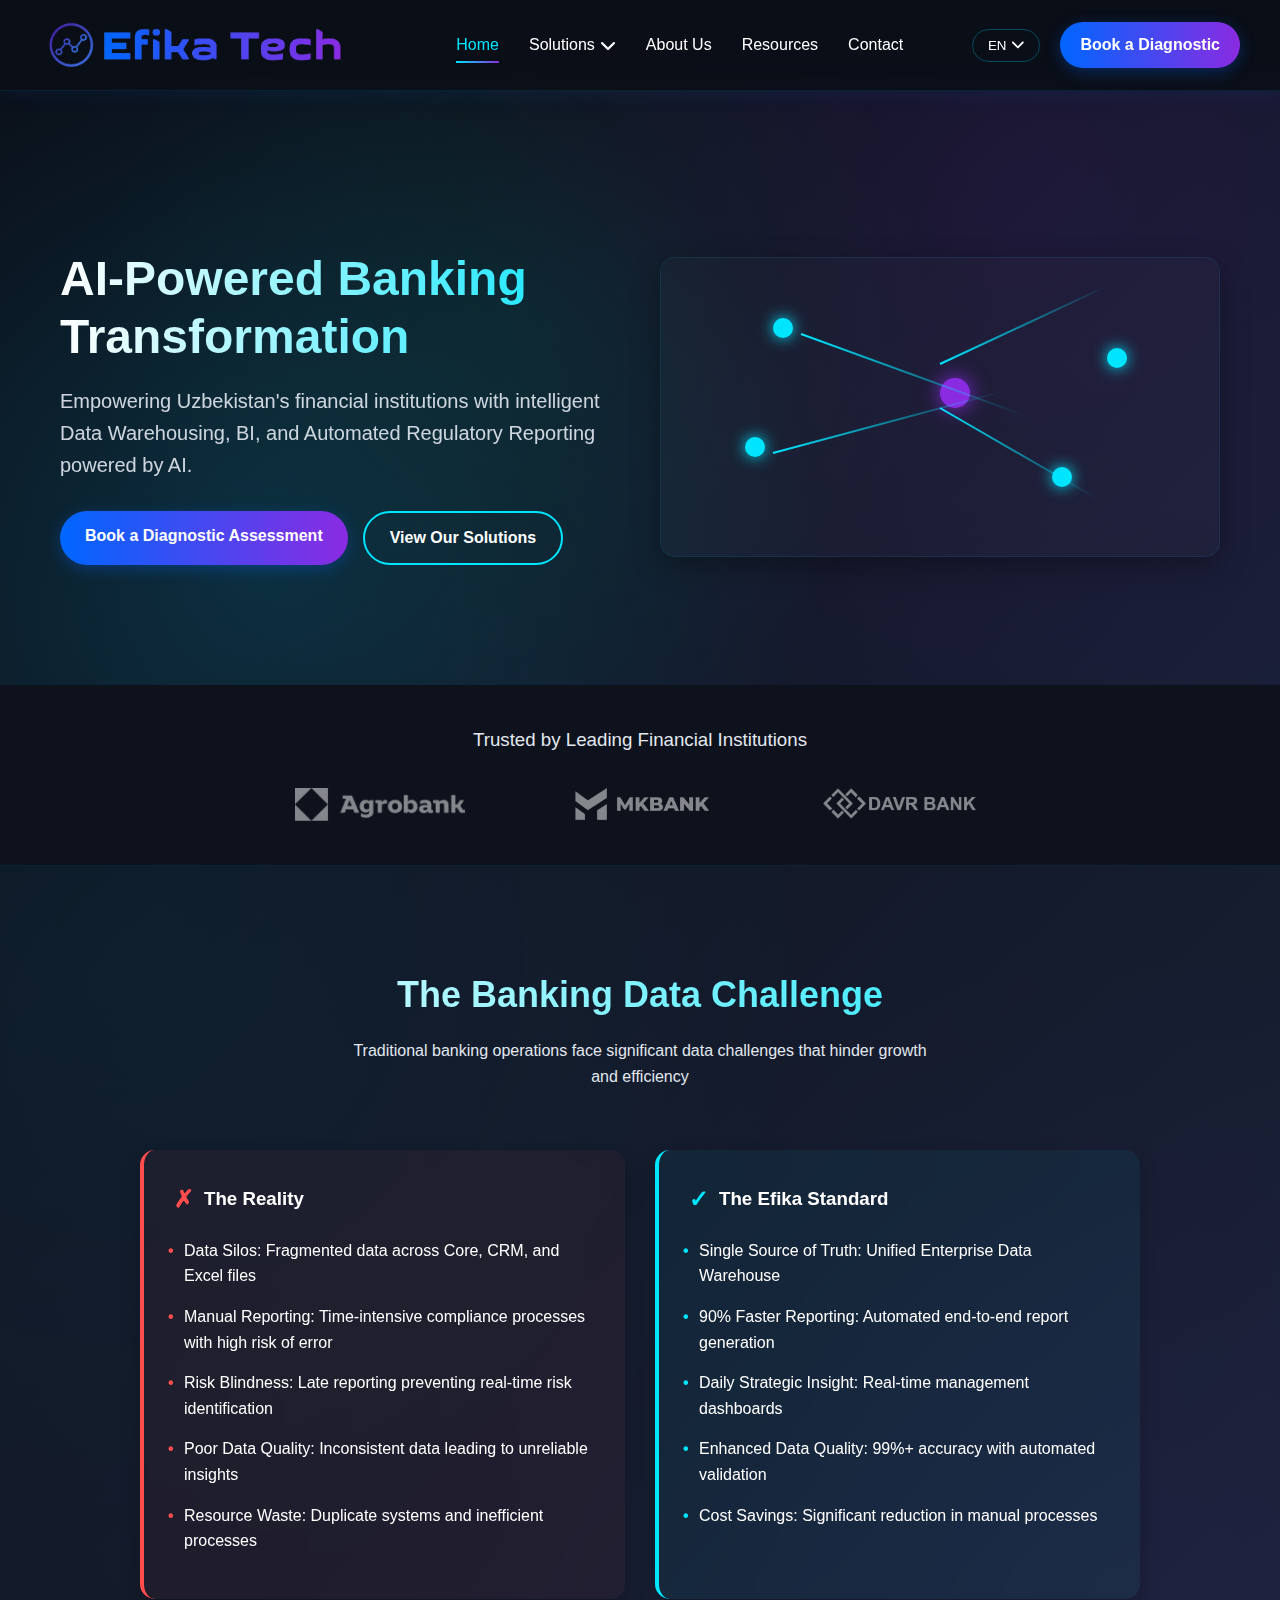
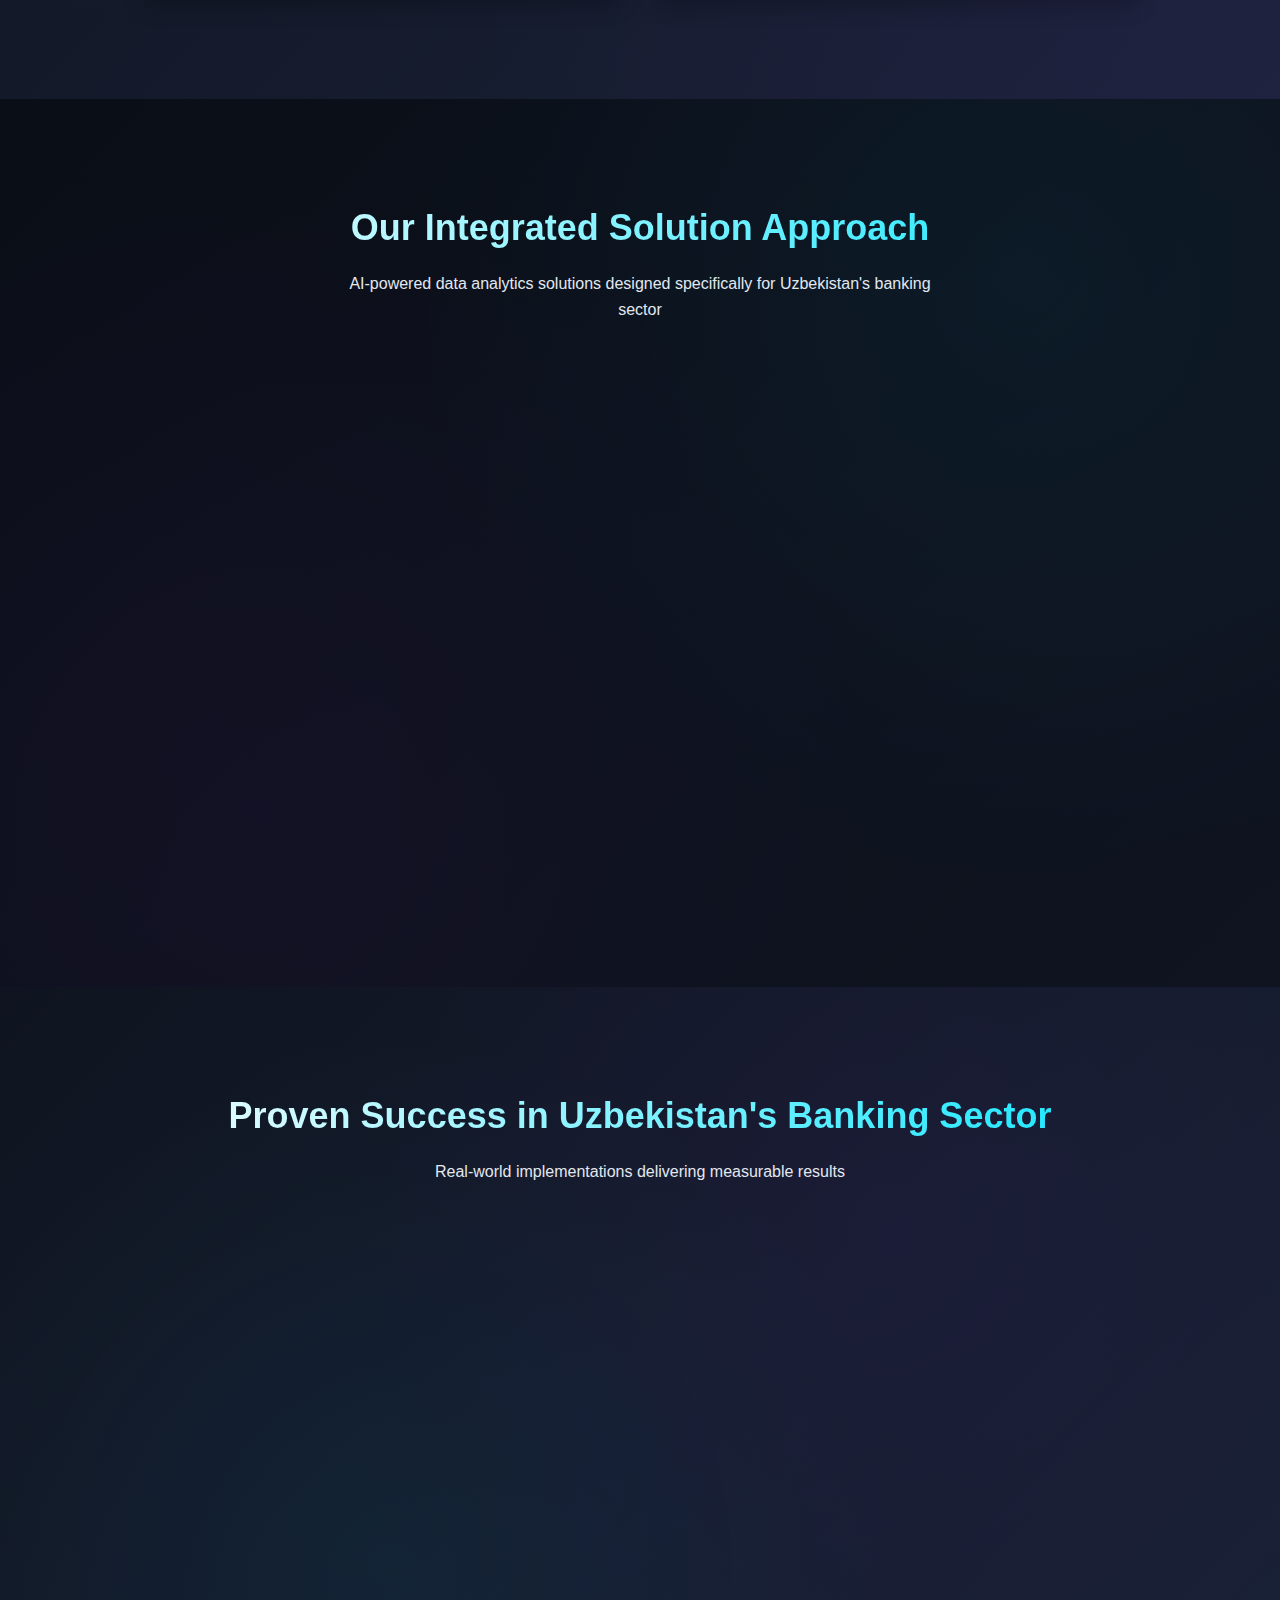
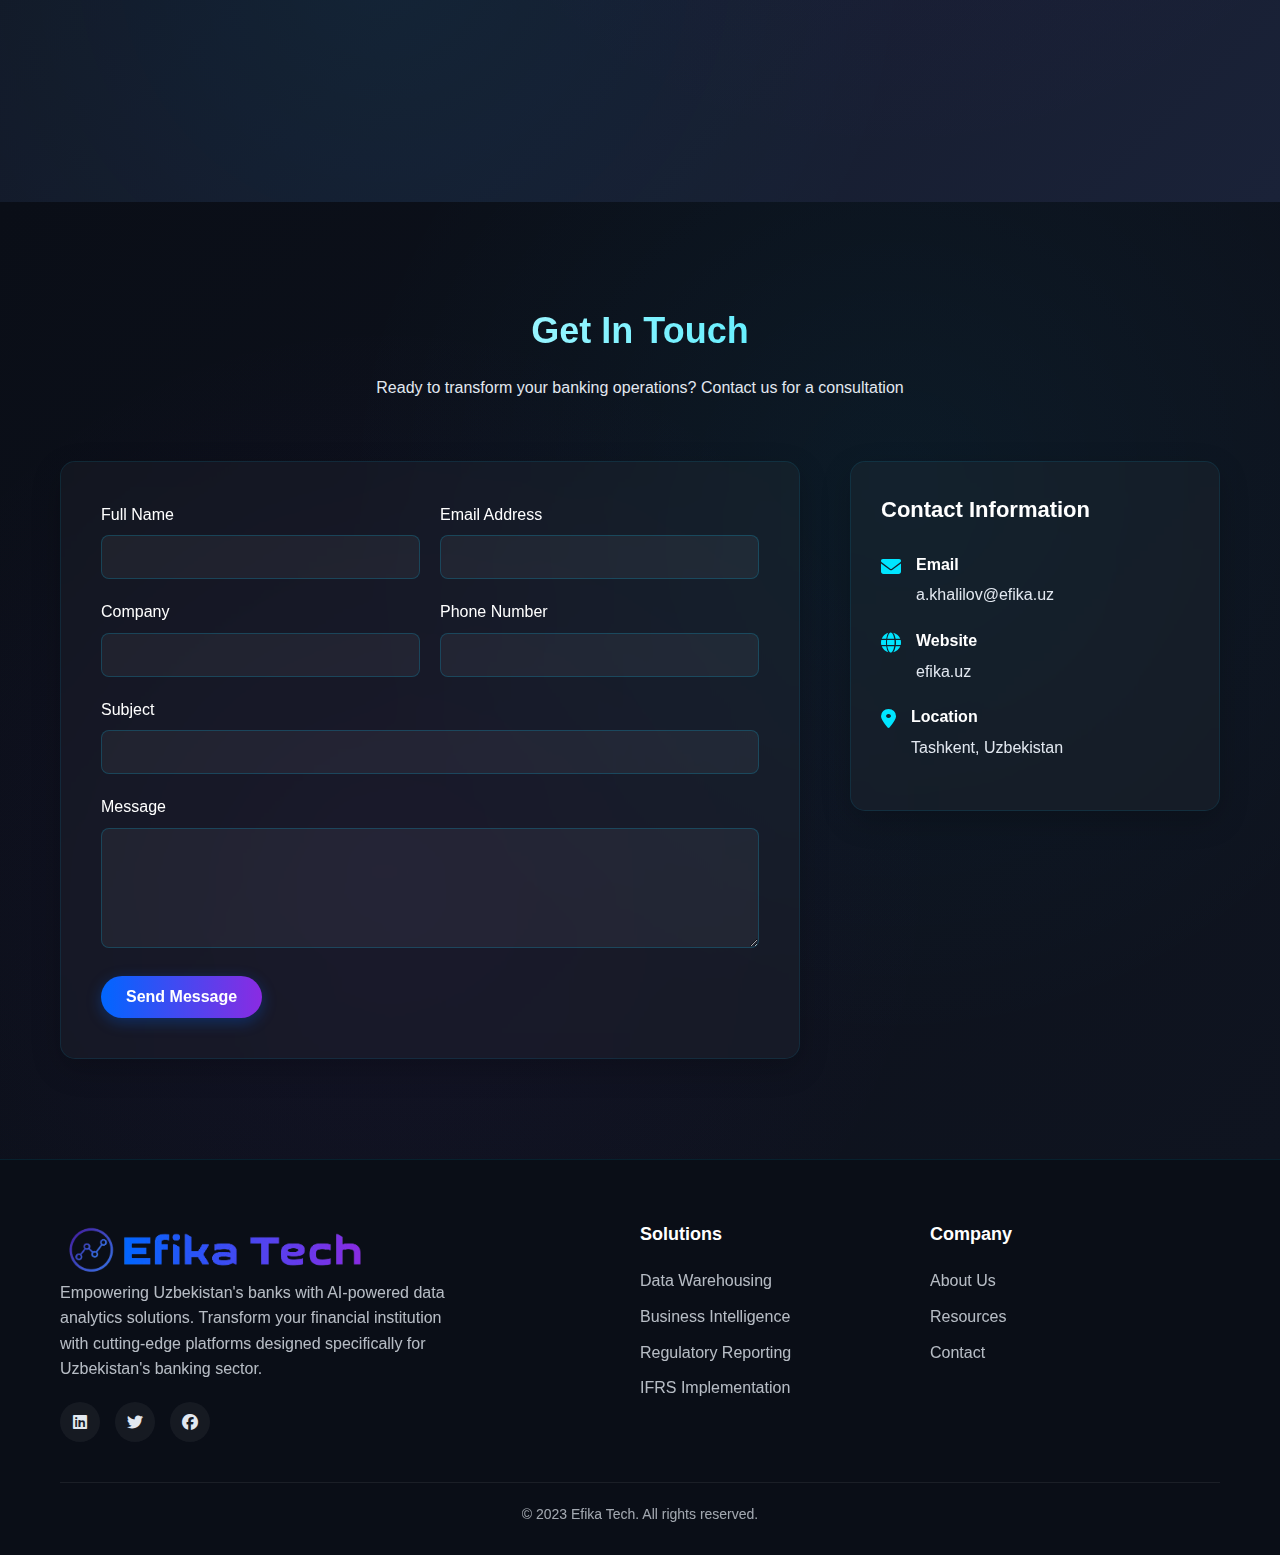
<file: index.html>
<!DOCTYPE html>
<html lang="en">
<head>
    <meta charset="UTF-8">
    <meta name="viewport" content="width=device-width, initial-scale=1.0">
    <title>Efika Tech | AI-Powered Banking Transformation</title>
    <link rel="stylesheet" href="style.css">
    <link rel="stylesheet" href="https://cdnjs.cloudflare.com/ajax/libs/font-awesome/6.4.0/css/all.min.css">
</head>
<body>
	<!-- Header -->
	<header>
		<div class="container header-container">
			<div class="logo">
				<img src="assets/images/logos/efika-logo-white.png" alt="Efika Tech" class="logo-img">
				<span></span>
			</div>
			<nav>
				<ul>
					<li><a href="index.html" class="active">Home</a></li>
					<li class="dropdown">
						<a href="#">Solutions <i class="fas fa-chevron-down"></i></a>
						<div class="dropdown-content">
							<a href="enterprise-data-infrastructure.html">Enterprise Data Infrastructure</a>
							<a href="business-intelligence.html">Business Intelligence & Analytics</a>
							<a href="regulatory-compliance.html">Regulatory & Compliance</a>
						</div>
					</li>
					<li><a href="about.html">About Us</a></li>
					<li><a href="resources.html">Resources</a></li>
					<li><a href="contact.html">Contact</a></li>
				</ul>
			</nav>
			<div class="header-right">
				<div class="language-switcher">
					<button class="lang-btn">EN <i class="fas fa-chevron-down"></i></button>
					<div class="lang-dropdown">
						<a href="#" data-lang="en">English</a>
						<a href="#" data-lang="ru">Русский</a>
						<a href="#" data-lang="uz">O'zbek</a>
					</div>
				</div>
				<a href="contact.html" class="cta-button">Book a Diagnostic</a>
			</div>
		</div>
	</header>

    <!-- Hero Section -->
    <section class="hero">
        <div class="container hero-content">
            <div class="hero-text">
                <h1>AI-Powered Banking Transformation</h1>
                <p>Empowering Uzbekistan's financial institutions with intelligent Data Warehousing, BI, and Automated Regulatory Reporting powered by AI.</p>
                <div class="hero-buttons">
                    <a href="contact.html" class="btn-primary">Book a Diagnostic Assessment</a>
                    <a href="#solutions" class="btn-secondary">View Our Solutions</a>
                </div>
            </div>
            <div class="hero-visual">
                <div class="ai-network">
                    <div class="node"></div>
                    <div class="node"></div>
                    <div class="node"></div>
                    <div class="node"></div>
                    <div class="node"></div>
                </div>
            </div>
        </div>
    </section>

    <!-- Trust Bar -->
    <section class="trust-bar">
        <div class="container">
            <h3>Trusted by Leading Financial Institutions</h3>
            
			<div class="client-logos">
				<div class="client-logo">
				<img src="assets/images/logos/agrobank-logo.png" alt="Agrobank">
				</div>
				<div class="client-logo">
				<img src="assets/images/logos/mbank-logo.png" alt="MKBANK">
				</div>
				<div class="client-logo">
				<img src="assets/images/logos/davrbank-logo.png" alt="DAVR BANK">
				</div>
			</div>
						
        </div>
    </section>

    <!-- Problem vs Solution -->
    <section class="problem-solution">
        <div class="container">
            <div class="section-title">
                <h2>The Banking Data Challenge</h2>
                <p>Traditional banking operations face significant data challenges that hinder growth and efficiency</p>
            </div>
            <div class="comparison-container">
                <div class="problem-side">
                    <h3>The Reality</h3>
                    <ul class="problem-list">
                        <li>Data Silos: Fragmented data across Core, CRM, and Excel files</li>
                        <li>Manual Reporting: Time-intensive compliance processes with high risk of error</li>
                        <li>Risk Blindness: Late reporting preventing real-time risk identification</li>
                        <li>Poor Data Quality: Inconsistent data leading to unreliable insights</li>
                        <li>Resource Waste: Duplicate systems and inefficient processes</li>
                    </ul>
                </div>
                <div class="solution-side">
                    <h3>The Efika Standard</h3>
                    <ul class="solution-list">
                        <li>Single Source of Truth: Unified Enterprise Data Warehouse</li>
                        <li>90% Faster Reporting: Automated end-to-end report generation</li>
                        <li>Daily Strategic Insight: Real-time management dashboards</li>
                        <li>Enhanced Data Quality: 99%+ accuracy with automated validation</li>
                        <li>Cost Savings: Significant reduction in manual processes</li>
                    </ul>
                </div>
            </div>
        </div>
    </section>

    <!-- Solutions -->
    <section class="solutions" id="solutions">
        <div class="container">
            <div class="section-title">
                <h2>Our Integrated Solution Approach</h2>
                <p>AI-powered data analytics solutions designed specifically for Uzbekistan's banking sector</p>
            </div>
            <div class="solutions-grid">
                <div class="solution-card">
                    <div class="solution-icon"><i class="fas fa-database"></i></div>
                    <h3>Enterprise Data Infrastructure</h3>
                    <p>Centralize and unify your banking data with robust data warehousing and management solutions</p>
                    <ul class="solution-features">
                        <li>Enterprise Data Warehouse</li>
                        <li>Master Data Management</li>
                        <li>Intelligent Integration</li>
                        <li>Data Quality Management</li>
                    </ul>
                    <a href="enterprise-data-infrastructure.html" class="card-link">Learn More <i class="fas fa-arrow-right"></i></a>
                </div>
                <div class="solution-card">
                    <div class="solution-icon"><i class="fas fa-chart-line"></i></div>
                    <h3>Business Intelligence & Analytics</h3>
                    <p>Transform data into actionable insights with powerful visualization and analytics platforms</p>
                    <ul class="solution-features">
                        <li>Executive Dashboards</li>
                        <li>Mobile BI Applications</li>
                        <li>Self-Service Analytics</li>
                        <li>Predictive Analytics</li>
                    </ul>
                    <a href="business-intelligence.html" class="card-link">Learn More <i class="fas fa-arrow-right"></i></a>
                </div>
                <div class="solution-card">
                    <div class="solution-icon"><i class="fas fa-shield-alt"></i></div>
                    <h3>Regulatory & Financial Compliance</h3>
                    <p>Automate compliance processes and ensure adherence to international standards</p>
                    <ul class="solution-features">
                        <li>Automated Regulatory Reporting</li>
                        <li>IFRS Implementation</li>
                        <li>Treasury & ALM Solutions</li>
                        <li>Risk Management Frameworks</li>
                    </ul>
                    <a href="regulatory-compliance.html" class="card-link">Learn More <i class="fas fa-arrow-right"></i></a>
                </div>
            </div>
        </div>
    </section>

    <!-- Case Studies -->
    <section class="case-studies">
        <div class="container">
            <div class="section-title">
                <h2>Proven Success in Uzbekistan's Banking Sector</h2>
                <p>Real-world implementations delivering measurable results</p>
            </div>
            <div class="case-studies-grid">
                <div class="case-study-card">
                    <div class="case-study-header">
                        <h3>MKB (Microkreditbank)</h3>
                    </div>
                    <div class="case-study-content">
                        <div class="case-study-point">
                            <h4>Challenge</h4>
                            <p>Needed complete digital transformation with integrated data solutions</p>
                        </div>
                        <div class="case-study-point">
                            <h4>Solution</h4>
                            <p>End-to-end Data Warehouse, BI Platform, and Credit Monitoring System</p>
                        </div>
                        <div class="case-study-point">
                            <h4>Result</h4>
                            <p>Automated regulatory reporting available on the 1st day of the month</p>
                        </div>
                    </div>
                </div>
                <div class="case-study-card">
                    <div class="case-study-header">
                        <h3>Davr Bank</h3>
                    </div>
                    <div class="case-study-content">
                        <div class="case-study-point">
                            <h4>Challenge</h4>
                            <p>Required scalable infrastructure to support ambitious growth plans</p>
                        </div>
                        <div class="case-study-point">
                            <h4>Solution</h4>
                            <p>Scalable Data Warehouse, Management BI Tools, and Regulatory Automation</p>
                        </div>
                        <div class="case-study-point">
                            <h4>Result</h4>
                            <p>Daily up-to-date management dashboards and segment-level profitability analysis</p>
                        </div>
                    </div>
                </div>
                <div class="case-study-card">
                    <div class="case-study-header">
                        <h3>Agrobank</h3>
                    </div>
                    <div class="case-study-content">
                        <div class="case-study-point">
                            <h4>Challenge</h4>
                            <p>Transitioning to international financial reporting standards (IFRS)</p>
                        </div>
                        <div class="case-study-point">
                            <h4>Solution</h4>
                            <p>IFRS reporting capacity building and methodology implementation</p>
                        </div>
                        <div class="case-study-point">
                            <h4>Result</h4>
                            <p>Fully capable IFRS reporting team and enhanced transparency</p>
                        </div>
                    </div>
                </div>
            </div>
        </div>
    </section>

    <!-- Contact Form Section -->
    <section class="contact-form-section">
        <div class="container">
            <div class="section-title">
                <h2>Get In Touch</h2>
                <p>Ready to transform your banking operations? Contact us for a consultation</p>
            </div>
            <div class="contact-form-container">
                <form id="contactForm" class="contact-form">
                    <div class="form-row">
                        <div class="form-group">
                            <label for="name">Full Name</label>
                            <input type="text" id="name" name="name" required>
                        </div>
                        <div class="form-group">
                            <label for="email">Email Address</label>
                            <input type="email" id="email" name="email" required>
                        </div>
                    </div>
                    <div class="form-row">
                        <div class="form-group">
                            <label for="company">Company</label>
                            <input type="text" id="company" name="company" required>
                        </div>
                        <div class="form-group">
                            <label for="phone">Phone Number</label>
                            <input type="tel" id="phone" name="phone">
                        </div>
                    </div>
                    <div class="form-group">
                        <label for="subject">Subject</label>
                        <input type="text" id="subject" name="subject" required>
                    </div>
                    <div class="form-group">
                        <label for="message">Message</label>
                        <textarea id="message" name="message" rows="5" required></textarea>
                    </div>
                    <button type="submit" class="btn-primary">Send Message</button>
                </form>
                <div class="contact-info">
                    <h3>Contact Information</h3>
                    <div class="contact-item">
                        <i class="fas fa-envelope"></i>
                        <div>
                            <h4>Email</h4>
                            <p>a.khalilov@efika.uz</p>
                        </div>
                    </div>
                    <div class="contact-item">
                        <i class="fas fa-globe"></i>
                        <div>
                            <h4>Website</h4>
                            <p>efika.uz</p>
                        </div>
                    </div>
                    <div class="contact-item">
                        <i class="fas fa-map-marker-alt"></i>
                        <div>
                            <h4>Location</h4>
                            <p>Tashkent, Uzbekistan</p>
                        </div>
                    </div>
                </div>
            </div>
        </div>
    </section>

    <!-- Footer -->
    <footer>
        <div class="container">
            <div class="footer-content">
                <div class="footer-info">
                    <div class="logo">
						<img src="assets/images/logos/efika-logo-white.png" alt="Efika Tech" class="logo-img">
						<span></span>
					</div>
					<!--<div class="footer-logo">
					<i class="fas fa-robot"></i>Efika<span>Tech</span></div> -->
                    <p>Empowering Uzbekistan's banks with AI-powered data analytics solutions. Transform your financial institution with cutting-edge platforms designed specifically for Uzbekistan's banking sector.</p>
                    <div class="social-links">
                        <a href="#"><i class="fab fa-linkedin"></i></a>
                        <a href="#"><i class="fab fa-twitter"></i></a>
                        <a href="#"><i class="fab fa-facebook"></i></a>
                    </div>
                </div>
                <div class="footer-links">
                    <h4>Solutions</h4>
                    <ul>
                        <li><a href="enterprise-data-infrastructure.html">Data Warehousing</a></li>
                        <li><a href="business-intelligence.html">Business Intelligence</a></li>
                        <li><a href="regulatory-compliance.html">Regulatory Reporting</a></li>
                        <li><a href="regulatory-compliance.html">IFRS Implementation</a></li>
                    </ul>
                </div>
                <div class="footer-links">
                    <h4>Company</h4>
                    <ul>
                        <li><a href="about.html">About Us</a></li>
                        <li><a href="resources.html">Resources</a></li>
                        <li><a href="contact.html">Contact</a></li>
                    </ul>
                </div>
            </div>
            <div class="footer-bottom">
                <p>&copy; 2023 Efika Tech. All rights reserved.</p>
            </div>
        </div>
    </footer>

    <script src="script.js"></script>
</body>
</html>
</file>
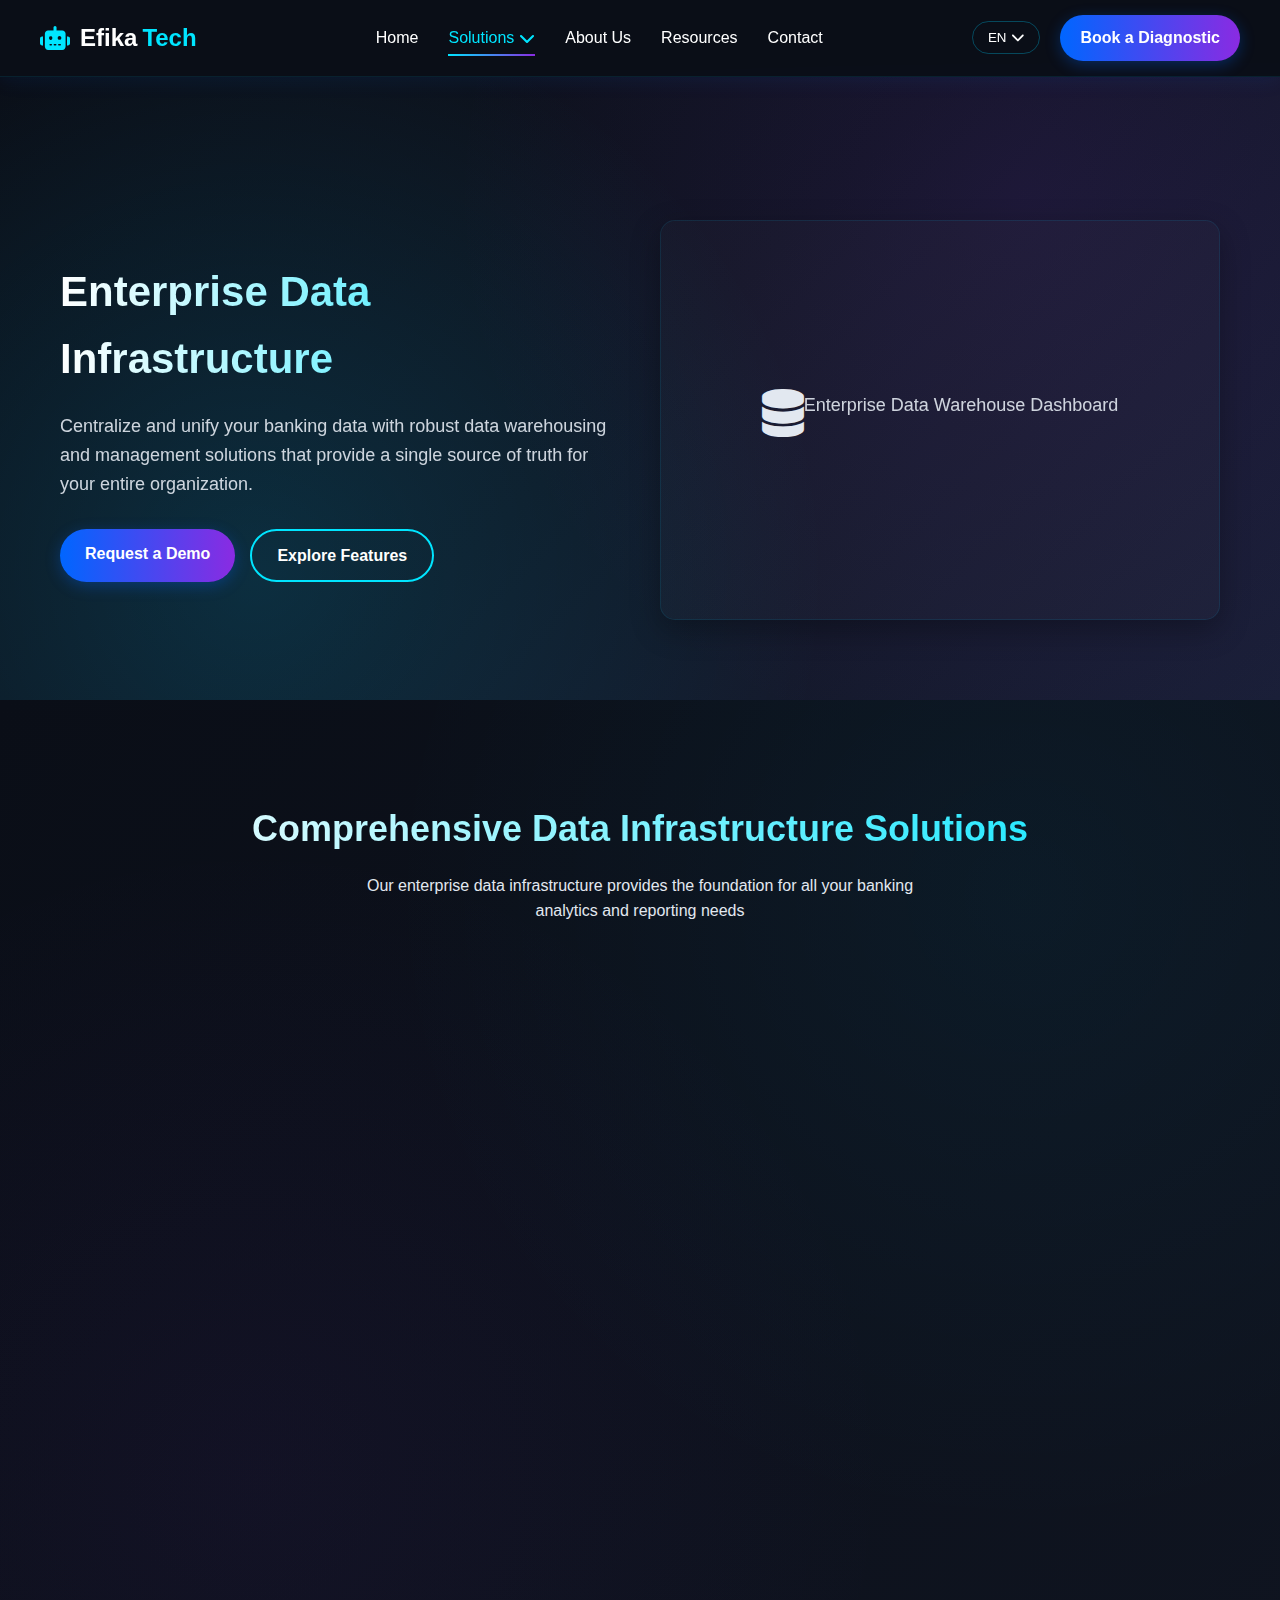
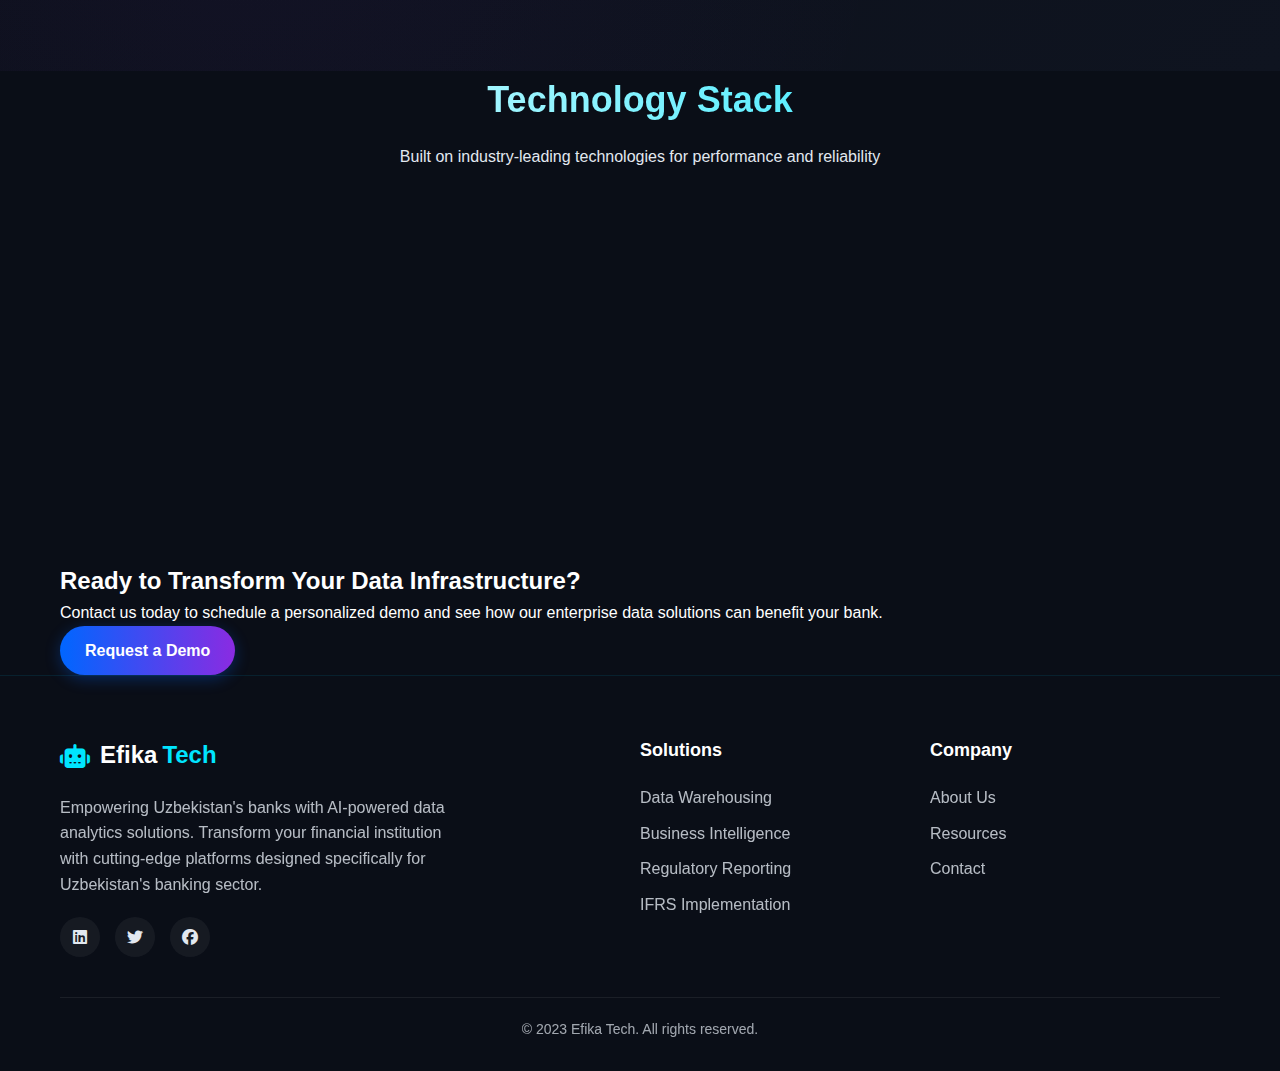
<file: enterprise-data-infrastructure.html>
<!DOCTYPE html>
<html lang="en">
<head>
    <meta charset="UTF-8">
    <meta name="viewport" content="width=device-width, initial-scale=1.0">
    <title>Enterprise Data Infrastructure | Efika Tech</title>
    <link rel="stylesheet" href="style.css">
    <link rel="stylesheet" href="https://cdnjs.cloudflare.com/ajax/libs/font-awesome/6.4.0/css/all.min.css">
</head>
<body>
    <!-- Header -->
    <header>
        <div class="container header-container">
            <div class="logo"><i class="fas fa-robot"></i>Efika<span>Tech</span></div>
            <nav>
                <ul>
                    <li><a href="index.html">Home</a></li>
                    <li class="dropdown">
                        <a href="#" class="active">Solutions <i class="fas fa-chevron-down"></i></a>
                        <div class="dropdown-content">
                            <a href="enterprise-data-infrastructure.html" class="active">Enterprise Data Infrastructure</a>
                            <a href="business-intelligence.html">Business Intelligence & Analytics</a>
                            <a href="regulatory-compliance.html">Regulatory & Compliance</a>
                        </div>
                    </li>
                    <li><a href="about.html">About Us</a></li>
                    <li><a href="resources.html">Resources</a></li>
                    <li><a href="contact.html">Contact</a></li>
                </ul>
            </nav>
            <div class="header-right">
                <div class="language-switcher">
                    <button class="lang-btn">EN <i class="fas fa-chevron-down"></i></button>
                    <div class="lang-dropdown">
                        <a href="#" data-lang="en">English</a>
                        <a href="#" data-lang="ru">Русский</a>
                        <a href="#" data-lang="uz">O'zbek</a>
                    </div>
                </div>
                <a href="contact.html" class="cta-button">Book a Diagnostic</a>
            </div>
        </div>
    </header>

    <!-- Product Hero -->
    <section class="product-hero">
        <div class="container product-hero-content">
            <div class="product-hero-text">
                <h1>Enterprise Data Infrastructure</h1>
                <p>Centralize and unify your banking data with robust data warehousing and management solutions that provide a single source of truth for your entire organization.</p>
                <div class="hero-buttons">
                    <a href="contact.html" class="btn-primary">Request a Demo</a>
                    <a href="#features" class="btn-secondary">Explore Features</a>
                </div>
            </div>
            <div class="product-hero-visual">
                <div class="product-screenshot">
                    <i class="fas fa-database" style="font-size: 48px; margin-bottom: 15px;"></i>
                    <p>Enterprise Data Warehouse Dashboard</p>
                </div>
            </div>
        </div>
    </section>

    <!-- Features Section -->
    <section class="solutions" id="features">
        <div class="container">
            <div class="section-title">
                <h2>Comprehensive Data Infrastructure Solutions</h2>
                <p>Our enterprise data infrastructure provides the foundation for all your banking analytics and reporting needs</p>
            </div>
            <div class="features-grid">
                <div class="feature-card">
                    <div class="feature-icon"><i class="fas fa-server"></i></div>
                    <h3>Enterprise Data Warehouse</h3>
                    <p>Centralize data from all your banking systems into a unified, scalable data warehouse with high-performance query capabilities.</p>
                </div>
                <div class="feature-card">
                    <div class="feature-icon"><i class="fas fa-cogs"></i></div>
                    <h3>Master Data Management</h3>
                    <p>Ensure data consistency and accuracy across all systems with our Excel-native MDM tools that work within familiar environments.</p>
                </div>
                <div class="feature-card">
                    <div class="feature-icon"><i class="fas fa-sync-alt"></i></div>
                    <h3>Intelligent Integration</h3>
                    <p>Automate ETL processes using SSIS and Python for robust data transformation and seamless system integration.</p>
                </div>
                <div class="feature-card">
                    <div class="feature-icon"><i class="fas fa-check-circle"></i></div>
                    <h3>Data Quality Management</h3>
                    <p>Maintain 99%+ data accuracy with automated validation, cleansing, and enrichment processes.</p>
                </div>
                <div class="feature-card">
                    <div class="feature-icon"><i class="fas fa-shield-alt"></i></div>
                    <h3>Security & Governance</h3>
                    <p>Implement enterprise-grade security with granular permissions and comprehensive data governance frameworks.</p>
                </div>
                <div class="feature-card">
                    <div class="feature-icon"><i class="fas fa-expand-arrows-alt"></i></div>
                    <h3>Scalable Architecture</h3>
                    <p>Grow your data infrastructure alongside your business with our modular, scalable architecture designed for banking needs.</p>
                </div>
            </div>
        </div>
    </section>

    <!-- Technology Stack -->
    <section class="tech-stack">
        <div class="container">
            <div class="section-title">
                <h2>Technology Stack</h2>
                <p>Built on industry-leading technologies for performance and reliability</p>
            </div>
            <div class="tech-categories">
                <div class="tech-category">
                    <h4>Databases</h4>
                    <div class="tech-icons">
                        <div class="tech-icon">MS SQL</div>
                        <div class="tech-icon">Oracle</div>
                        <div class="tech-icon">PostgreSQL</div>
                    </div>
                </div>
                <div class="tech-category">
                    <h4>ETL & Scripting</h4>
                    <div class="tech-icons">
                        <div class="tech-icon">Python</div>
                        <div class="tech-icon">C#/.NET</div>
                        <div class="tech-icon">Airflow</div>
                        <div class="tech-icon">SSIS</div>
                    </div>
                </div>
                <div class="tech-category">
                    <h4>Integration</h4>
                    <div class="tech-icons">
                        <div class="tech-icon">REST API</div>
                        <div class="tech-icon">SOAP</div>
                        <div class="tech-icon">Kafka</div>
                    </div>
                </div>
            </div>
        </div>
    </section>

    <!-- CTA Section -->
    <section class="cta-section">
        <div class="container">
            <h2>Ready to Transform Your Data Infrastructure?</h2>
            <p>Contact us today to schedule a personalized demo and see how our enterprise data solutions can benefit your bank.</p>
            <a href="contact.html" class="btn-primary">Request a Demo</a>
        </div>
    </section>

    <!-- Footer -->
    <footer>
        <div class="container">
            <div class="footer-content">
                <div class="footer-info">
                    <div class="footer-logo"><i class="fas fa-robot"></i>Efika<span>Tech</span></div>
                    <p>Empowering Uzbekistan's banks with AI-powered data analytics solutions. Transform your financial institution with cutting-edge platforms designed specifically for Uzbekistan's banking sector.</p>
                    <div class="social-links">
                        <a href="#"><i class="fab fa-linkedin"></i></a>
                        <a href="#"><i class="fab fa-twitter"></i></a>
                        <a href="#"><i class="fab fa-facebook"></i></a>
                    </div>
                </div>
                <div class="footer-links">
                    <h4>Solutions</h4>
                    <ul>
                        <li><a href="enterprise-data-infrastructure.html">Data Warehousing</a></li>
                        <li><a href="business-intelligence.html">Business Intelligence</a></li>
                        <li><a href="regulatory-compliance.html">Regulatory Reporting</a></li>
                        <li><a href="regulatory-compliance.html">IFRS Implementation</a></li>
                    </ul>
                </div>
                <div class="footer-links">
                    <h4>Company</h4>
                    <ul>
                        <li><a href="about.html">About Us</a></li>
                        <li><a href="resources.html">Resources</a></li>
                        <li><a href="contact.html">Contact</a></li>
                    </ul>
                </div>
            </div>
            <div class="footer-bottom">
                <p>&copy; 2023 Efika Tech. All rights reserved.</p>
            </div>
        </div>
    </footer>

    <script src="script.js"></script>
</body>
</html>
</file>
<file: style.css>
:root {
    --deep-space: #0a0e17;
    --space-blue: #0f1420;
    --electric-blue: #0066ff;
    --neon-blue: #00ccff;
    --neon-purple: #8a2be2;
    --ai-teal: #00e5ff;
    --cyber-green: #00ffab;
    --light-gray: #f0f4f8;
    --mid-gray: #e2e8f0;
    --dark-text: #1a202c;
    --white: #ffffff;
    --card-bg: rgba(255, 255, 255, 0.05);
}

* {
    margin: 0;
    padding: 0;
    box-sizing: border-box;
    font-family: 'Segoe UI', Tahoma, Geneva, Verdana, sans-serif;
}

body {
    color: var(--white);
    line-height: 1.6;
    overflow-x: hidden;
    background-color: var(--deep-space);
}

.container {
    width: 100%;
    max-width: 1200px;
    margin: 0 auto;
    padding: 0 20px;
}

/* Header & Navigation */
header {
    background-color: rgba(10, 14, 23, 0.9);
    backdrop-filter: blur(10px);
    box-shadow: 0 2px 20px rgba(0, 102, 255, 0.1);
    position: fixed;
    width: 100%;
    top: 0;
    z-index: 1000;
    transition: all 0.3s ease;
    border-bottom: 1px solid rgba(0, 204, 255, 0.1);
}

.header-container {
    display: flex;
    justify-content: space-between;
    align-items: center;
    padding: 15px 0;
}

.logo {
    font-size: 24px;
    font-weight: 700;
    color: var(--white);
    display: flex;
    align-items: center;
}

.logo span {
    color: var(--ai-teal);
    margin-left: 5px;
}

.logo i {
    margin-right: 10px;
    color: var(--ai-teal);
}

.header-right {
    display: flex;
    align-items: center;
    gap: 20px;
}

nav ul {
    display: flex;
    list-style: none;
}

nav ul li {
    margin-left: 30px;
    position: relative;
}

nav ul li a {
    text-decoration: none;
    color: var(--white);
    font-weight: 500;
    transition: color 0.3s;
    position: relative;
    display: flex;
    align-items: center;
    gap: 5px;
}

nav ul li a.active {
    color: var(--ai-teal);
}

nav ul li a:hover {
    color: var(--ai-teal);
}

nav ul li a:after {
    content: '';
    position: absolute;
    width: 0;
    height: 2px;
    bottom: -5px;
    left: 0;
    background: linear-gradient(90deg, var(--ai-teal), var(--neon-purple));
    transition: width 0.3s;
}

nav ul li a:hover:after, nav ul li a.active:after {
    width: 100%;
}

/* Dropdown Menu */
.dropdown {
    position: relative;
}

.dropdown-content {
    display: none;
    position: absolute;
    top: 100%;
    left: 0;
    background: rgba(15, 20, 32, 0.95);
    backdrop-filter: blur(10px);
    min-width: 250px;
    border-radius: 10px;
    box-shadow: 0 10px 30px rgba(0, 0, 0, 0.3);
    border: 1px solid rgba(0, 204, 255, 0.1);
    z-index: 1000;
    overflow: hidden;
}

.dropdown-content a {
    display: block;
    padding: 12px 20px;
    color: var(--mid-gray);
    text-decoration: none;
    transition: all 0.3s;
    border-bottom: 1px solid rgba(0, 204, 255, 0.05);
}

.dropdown-content a:last-child {
    border-bottom: none;
}

.dropdown-content a:hover {
    background: rgba(0, 229, 255, 0.1);
    color: var(--ai-teal);
    padding-left: 25px;
}

.dropdown:hover .dropdown-content {
    display: block;
}

/* Language Switcher */
.language-switcher {
    position: relative;
}

.lang-btn {
    background: transparent;
    color: var(--white);
    border: 1px solid rgba(0, 204, 255, 0.3);
    border-radius: 20px;
    padding: 8px 15px;
    cursor: pointer;
    display: flex;
    align-items: center;
    gap: 5px;
    transition: all 0.3s;
}

.lang-btn:hover {
    background: rgba(0, 229, 255, 0.1);
    border-color: var(--ai-teal);
}

.lang-dropdown {
    display: none;
    position: absolute;
    top: 100%;
    right: 0;
    background: rgba(15, 20, 32, 0.95);
    backdrop-filter: blur(10px);
    min-width: 150px;
    border-radius: 10px;
    box-shadow: 0 10px 30px rgba(0, 0, 0, 0.3);
    border: 1px solid rgba(0, 204, 255, 0.1);
    z-index: 1000;
    overflow: hidden;
}

.lang-dropdown a {
    display: block;
    padding: 10px 15px;
    color: var(--mid-gray);
    text-decoration: none;
    transition: all 0.3s;
    border-bottom: 1px solid rgba(0, 204, 255, 0.05);
}

.lang-dropdown a:last-child {
    border-bottom: none;
}

.lang-dropdown a:hover {
    background: rgba(0, 229, 255, 0.1);
    color: var(--ai-teal);
}

.language-switcher:hover .lang-dropdown {
    display: block;
}

.cta-button {
    background: linear-gradient(90deg, var(--electric-blue), var(--neon-purple));
    color: white;
    padding: 10px 20px;
    border-radius: 30px;
    text-decoration: none;
    font-weight: 600;
    transition: all 0.3s;
    box-shadow: 0 4px 15px rgba(0, 102, 255, 0.3);
}

.cta-button:hover {
    transform: translateY(-2px);
    box-shadow: 0 6px 20px rgba(0, 102, 255, 0.4);
}

/* Hero Section */
.hero {
    background: linear-gradient(135deg, var(--deep-space) 0%, var(--space-blue) 50%, #1a1f38 100%);
    color: white;
    padding: 180px 0 120px;
    margin-top: 70px;
    position: relative;
    overflow: hidden;
}

.hero:before {
    content: '';
    position: absolute;
    top: 0;
    left: 0;
    width: 100%;
    height: 100%;
    background: 
        radial-gradient(circle at 20% 80%, rgba(0, 204, 255, 0.15) 0%, transparent 50%),
        radial-gradient(circle at 80% 20%, rgba(138, 43, 226, 0.1) 0%, transparent 50%),
        radial-gradient(circle at 40% 40%, rgba(0, 255, 171, 0.05) 0%, transparent 50%);
    z-index: 0;
}

.hero-content {
    display: flex;
    align-items: center;
    justify-content: space-between;
    position: relative;
    z-index: 1;
}

.hero-text {
    flex: 1;
    padding-right: 40px;
}

.hero h1 {
    font-size: 48px;
    margin-bottom: 20px;
    line-height: 1.2;
    background: linear-gradient(90deg, var(--white), var(--ai-teal));
    -webkit-background-clip: text;
    -webkit-text-fill-color: transparent;
}

.hero p {
    font-size: 20px;
    margin-bottom: 30px;
    opacity: 0.9;
    color: var(--mid-gray);
}

.hero-buttons {
    display: flex;
    gap: 15px;
}

.btn-primary {
    background: linear-gradient(90deg, var(--electric-blue), var(--neon-purple));
    color: white;
    padding: 12px 25px;
    border-radius: 30px;
    text-decoration: none;
    font-weight: 600;
    transition: all 0.3s;
    box-shadow: 0 4px 15px rgba(0, 102, 255, 0.3);
    display: inline-block;
    border: none;
    cursor: pointer;
    font-size: 16px;
}

.btn-primary:hover {
    transform: translateY(-2px);
    box-shadow: 0 6px 20px rgba(0, 102, 255, 0.4);
}

.btn-secondary {
    background: transparent;
    color: white;
    padding: 12px 25px;
    border: 2px solid var(--ai-teal);
    border-radius: 30px;
    text-decoration: none;
    font-weight: 600;
    transition: all 0.3s;
    display: inline-block;
}

.btn-secondary:hover {
    background: rgba(0, 229, 255, 0.1);
    transform: translateY(-2px);
}

.hero-visual {
    flex: 1;
    position: relative;
}

.ai-network {
    width: 100%;
    height: 300px;
    background: rgba(255, 255, 255, 0.02);
    border-radius: 15px;
    position: relative;
    overflow: hidden;
    border: 1px solid rgba(0, 204, 255, 0.1);
    box-shadow: 0 10px 30px rgba(0, 0, 0, 0.3);
}

.node {
    position: absolute;
    width: 20px;
    height: 20px;
    border-radius: 50%;
    background: var(--ai-teal);
    box-shadow: 0 0 15px var(--ai-teal);
    animation: pulse 2s infinite;
}

.node:nth-child(1) { top: 20%; left: 20%; animation-delay: 0s; }
.node:nth-child(2) { top: 60%; left: 15%; animation-delay: 0.5s; }
.node:nth-child(3) { top: 40%; left: 50%; width: 30px; height: 30px; animation-delay: 1s; background: var(--neon-purple); box-shadow: 0 0 20px var(--neon-purple); }
.node:nth-child(4) { top: 70%; left: 70%; animation-delay: 1.5s; }
.node:nth-child(5) { top: 30%; left: 80%; animation-delay: 2s; }

.connection {
    position: absolute;
    height: 2px;
    background: linear-gradient(90deg, var(--ai-teal), transparent);
    transform-origin: left center;
}

@keyframes pulse {
    0%, 100% { transform: scale(1); opacity: 1; }
    50% { transform: scale(1.2); opacity: 0.7; }
}

/* Trust Bar */
.trust-bar {
    background: rgba(15, 20, 32, 0.7);
    padding: 40px 0;
    text-align: center;
    border-bottom: 1px solid rgba(0, 204, 255, 0.1);
}

.trust-bar h3 {
    margin-bottom: 30px;
    color: var(--mid-gray);
    font-weight: 500;
}

.client-logos {
    display: flex;
    justify-content: center;
    align-items: center;
    gap: 50px;
    flex-wrap: wrap;
}

.client-logo {
    height: 40px;
    filter: grayscale(100%) brightness(2);
    opacity: 0.7;
    transition: all 0.3s;
    font-weight: bold;
    color: var(--mid-gray);
    display: flex;
    align-items: center;
    justify-content: center;
    padding: 0 20px;
}

.client-logo:hover {
    filter: grayscale(0%) brightness(1);
    opacity: 1;
    color: var(--ai-teal);
}

/* Problem Solution Section */
.problem-solution {
    padding: 100px 0;
    background: linear-gradient(135deg, var(--space-blue) 0%, #1a2238 100%);
    position: relative;
    overflow: hidden;
}

.problem-solution:before {
    content: '';
    position: absolute;
    top: 0;
    left: 0;
    width: 100%;
    height: 100%;
    background: 
        radial-gradient(circle at 10% 10%, rgba(0, 204, 255, 0.05) 0%, transparent 50%),
        radial-gradient(circle at 90% 90%, rgba(138, 43, 226, 0.05) 0%, transparent 50%);
    z-index: 0;
}

.section-title {
    text-align: center;
    margin-bottom: 60px;
    position: relative;
    z-index: 1;
}

.section-title h2 {
    font-size: 36px;
    margin-bottom: 15px;
    background: linear-gradient(90deg, var(--white), var(--ai-teal));
    -webkit-background-clip: text;
    -webkit-text-fill-color: transparent;
}

.section-title p {
    color: var(--mid-gray);
    max-width: 600px;
    margin: 0 auto;
}

.comparison-container {
    display: flex;
    gap: 30px;
    max-width: 1000px;
    margin: 0 auto;
    position: relative;
    z-index: 1;
}

.problem-side, .solution-side {
    flex: 1;
    padding: 30px;
    border-radius: 15px;
    backdrop-filter: blur(10px);
}

.problem-side {
    background: rgba(255, 80, 80, 0.05);
    border-left: 4px solid #ff4d4d;
    box-shadow: 0 10px 20px rgba(0, 0, 0, 0.2);
}

.solution-side {
    background: rgba(0, 229, 255, 0.05);
    border-left: 4px solid var(--ai-teal);
    box-shadow: 0 10px 20px rgba(0, 0, 0, 0.2);
}

.problem-side h3, .solution-side h3 {
    margin-bottom: 20px;
    display: flex;
    align-items: center;
}

.problem-side h3:before {
    content: "✗";
    color: #ff4d4d;
    margin-right: 10px;
    font-size: 24px;
}

.solution-side h3:before {
    content: "✓";
    color: var(--ai-teal);
    margin-right: 10px;
    font-size: 24px;
}

.problem-list, .solution-list {
    list-style: none;
}

.problem-list li, .solution-list li {
    margin-bottom: 15px;
    padding-left: 10px;
}

.problem-list li:before {
    content: "•";
    color: #ff4d4d;
    font-weight: bold;
    display: inline-block;
    width: 1em;
    margin-left: -1em;
}

.solution-list li:before {
    content: "•";
    color: var(--ai-teal);
    font-weight: bold;
    display: inline-block;
    width: 1em;
    margin-left: -1em;
}

/* Solutions Section */
.solutions {
    padding: 100px 0;
    background: linear-gradient(135deg, var(--deep-space) 0%, var(--space-blue) 100%);
    position: relative;
}

.solutions:before {
    content: '';
    position: absolute;
    top: 0;
    left: 0;
    width: 100%;
    height: 100%;
    background: 
        radial-gradient(circle at 80% 20%, rgba(0, 204, 255, 0.05) 0%, transparent 50%),
        radial-gradient(circle at 20% 80%, rgba(138, 43, 226, 0.05) 0%, transparent 50%);
    z-index: 0;
}

.solutions-grid {
    display: grid;
    grid-template-columns: repeat(auto-fit, minmax(300px, 1fr));
    gap: 30px;
    position: relative;
    z-index: 1;
}

.solution-card {
    background: rgba(255, 255, 255, 0.03);
    border-radius: 15px;
    padding: 30px;
    box-shadow: 0 10px 30px rgba(0, 0, 0, 0.2);
    transition: transform 0.3s, box-shadow 0.3s;
    border: 1px solid rgba(0, 204, 255, 0.1);
    backdrop-filter: blur(10px);
    display: flex;
    flex-direction: column;
    height: 100%;
}

.solution-card:hover {
    transform: translateY(-10px);
    box-shadow: 0 15px 30px rgba(0, 102, 255, 0.2);
    border-color: rgba(0, 204, 255, 0.3);
}

.solution-icon {
    width: 60px;
    height: 60px;
    background: rgba(0, 229, 255, 0.1);
    border-radius: 15px;
    display: flex;
    align-items: center;
    justify-content: center;
    margin-bottom: 20px;
    color: var(--ai-teal);
    font-size: 24px;
    box-shadow: 0 5px 15px rgba(0, 229, 255, 0.2);
}

.solution-card h3 {
    margin-bottom: 15px;
    font-size: 22px;
    color: var(--white);
}

.solution-card p {
    color: var(--mid-gray);
    margin-bottom: 20px;
    flex-grow: 1;
}

.solution-features {
    list-style: none;
    margin-bottom: 20px;
}

.solution-features li {
    margin-bottom: 8px;
    padding-left: 20px;
    position: relative;
    color: var(--mid-gray);
}

.solution-features li:before {
    content: "→";
    position: absolute;
    left: 0;
    color: var(--ai-teal);
}

.card-link {
    color: var(--ai-teal);
    text-decoration: none;
    font-weight: 600;
    display: flex;
    align-items: center;
    gap: 5px;
    transition: all 0.3s;
    margin-top: auto;
}

.card-link:hover {
    gap: 10px;
}

/* Case Studies */
.case-studies {
    padding: 100px 0;
    background: linear-gradient(135deg, var(--space-blue) 0%, #1a2238 100%);
    position: relative;
}

.case-studies:before {
    content: '';
    position: absolute;
    top: 0;
    left: 0;
    width: 100%;
    height: 100%;
    background: 
        radial-gradient(circle at 30% 70%, rgba(0, 204, 255, 0.05) 0%, transparent 50%),
        radial-gradient(circle at 70% 30%, rgba(138, 43, 226, 0.05) 0%, transparent 50%);
    z-index: 0;
}

.case-studies-grid {
    display: grid;
    grid-template-columns: repeat(auto-fit, minmax(300px, 1fr));
    gap: 30px;
    position: relative;
    z-index: 1;
}

.case-study-card {
    border-radius: 15px;
    overflow: hidden;
    box-shadow: 0 10px 30px rgba(0, 0, 0, 0.2);
    transition: transform 0.3s;
    background: rgba(255, 255, 255, 0.03);
    border: 1px solid rgba(0, 204, 255, 0.1);
    backdrop-filter: blur(10px);
}

.case-study-card:hover {
    transform: translateY(-5px);
    box-shadow: 0 15px 30px rgba(0, 102, 255, 0.2);
}

.case-study-header {
    background: linear-gradient(90deg, var(--electric-blue), var(--neon-purple));
    color: white;
    padding: 20px;
}

.case-study-header h3 {
    font-size: 22px;
}

.case-study-content {
    padding: 30px;
}

.case-study-point {
    margin-bottom: 20px;
}

.case-study-point h4 {
    display: flex;
    align-items: center;
    margin-bottom: 10px;
    color: var(--white);
}

.case-study-point h4:before {
    content: "";
    width: 8px;
    height: 8px;
    background-color: var(--ai-teal);
    border-radius: 50%;
    margin-right: 10px;
}

.case-study-point p {
    color: var(--mid-gray);
}

/* Contact Form Section */
.contact-form-section {
    padding: 100px 0;
    background: linear-gradient(135deg, var(--deep-space) 0%, var(--space-blue) 100%);
    position: relative;
}

.contact-form-section:before {
    content: '';
    position: absolute;
    top: 0;
    left: 0;
    width: 100%;
    height: 100%;
    background: 
        radial-gradient(circle at 70% 30%, rgba(0, 204, 255, 0.05) 0%, transparent 50%),
        radial-gradient(circle at 30% 70%, rgba(138, 43, 226, 0.05) 0%, transparent 50%);
    z-index: 0;
}

.contact-form-container {
    display: grid;
    grid-template-columns: 2fr 1fr;
    gap: 50px;
    position: relative;
    z-index: 1;
}

.contact-form {
    background: rgba(255, 255, 255, 0.03);
    border-radius: 15px;
    padding: 40px;
    box-shadow: 0 10px 30px rgba(0, 0, 0, 0.2);
    border: 1px solid rgba(0, 204, 255, 0.1);
    backdrop-filter: blur(10px);
}

.form-row {
    display: grid;
    grid-template-columns: 1fr 1fr;
    gap: 20px;
}

.form-group {
    margin-bottom: 20px;
}

.form-group label {
    display: block;
    margin-bottom: 8px;
    color: var(--white);
    font-weight: 500;
}

.form-group input,
.form-group textarea {
    width: 100%;
    padding: 12px 15px;
    background: rgba(255, 255, 255, 0.05);
    border: 1px solid rgba(0, 204, 255, 0.2);
    border-radius: 8px;
    color: var(--white);
    font-size: 16px;
    transition: all 0.3s;
}

.form-group input:focus,
.form-group textarea:focus {
    outline: none;
    border-color: var(--ai-teal);
    box-shadow: 0 0 0 2px rgba(0, 229, 255, 0.2);
}

.form-group textarea {
    resize: vertical;
    min-height: 120px;
}

.contact-info {
    background: rgba(255, 255, 255, 0.03);
    border-radius: 15px;
    padding: 30px;
    box-shadow: 0 10px 30px rgba(0, 0, 0, 0.2);
    border: 1px solid rgba(0, 204, 255, 0.1);
    backdrop-filter: blur(10px);
    height: fit-content;
}

.contact-info h3 {
    margin-bottom: 25px;
    color: var(--white);
    font-size: 22px;
}

.contact-item {
    display: flex;
    align-items: flex-start;
    margin-bottom: 20px;
}

.contact-item i {
    color: var(--ai-teal);
    font-size: 20px;
    margin-right: 15px;
    margin-top: 5px;
}

.contact-item h4 {
    color: var(--white);
    margin-bottom: 5px;
}

.contact-item p {
    color: var(--mid-gray);
}

/* Footer */
footer {
    background: var(--deep-space);
    color: white;
    padding: 60px 0 30px;
    border-top: 1px solid rgba(0, 204, 255, 0.1);
}

.footer-content {
    display: flex;
    justify-content: space-between;
    margin-bottom: 40px;
}

.footer-info {
    flex: 2;
}

.footer-logo {
    font-size: 24px;
    font-weight: 700;
    margin-bottom: 20px;
    display: flex;
    align-items: center;
}

.footer-logo span {
    color: var(--ai-teal);
    margin-left: 5px;
}

.footer-logo i {
    margin-right: 10px;
    color: var(--ai-teal);
}

.footer-info p {
    opacity: 0.8;
    max-width: 400px;
    margin-bottom: 20px;
    color: var(--mid-gray);
}

.social-links {
    display: flex;
    gap: 15px;
}

.social-links a {
    display: flex;
    align-items: center;
    justify-content: center;
    width: 40px;
    height: 40px;
    background: rgba(255, 255, 255, 0.05);
    border-radius: 50%;
    color: var(--mid-gray);
    text-decoration: none;
    transition: all 0.3s;
}

.social-links a:hover {
    background: rgba(0, 229, 255, 0.1);
    color: var(--ai-teal);
    transform: translateY(-3px);
}

.footer-links {
    flex: 1;
}

.footer-links h4 {
    margin-bottom: 20px;
    font-size: 18px;
    color: var(--white);
}

.footer-links ul {
    list-style: none;
}

.footer-links ul li {
    margin-bottom: 10px;
}

.footer-links ul li a {
    color: var(--mid-gray);
    opacity: 0.8;
    text-decoration: none;
    transition: opacity 0.3s;
}

.footer-links ul li a:hover {
    opacity: 1;
    color: var(--ai-teal);
}

.footer-bottom {
    border-top: 1px solid rgba(255, 255, 255, 0.1);
    padding-top: 20px;
    text-align: center;
    opacity: 0.7;
    font-size: 14px;
    color: var(--mid-gray);
}

/* Page Header */
.page-header {
    background: linear-gradient(135deg, var(--deep-space) 0%, var(--space-blue) 50%, #1a1f38 100%);
    color: white;
    padding: 150px 0 80px;
    margin-top: 70px;
    position: relative;
    overflow: hidden;
    text-align: center;
}

.page-header:before {
    content: '';
    position: absolute;
    top: 0;
    left: 0;
    width: 100%;
    height: 100%;
    background: 
        radial-gradient(circle at 20% 80%, rgba(0, 204, 255, 0.15) 0%, transparent 50%),
        radial-gradient(circle at 80% 20%, rgba(138, 43, 226, 0.1) 0%, transparent 50%);
    z-index: 0;
}

.page-header h1 {
    font-size: 42px;
    margin-bottom: 15px;
    background: linear-gradient(90deg, var(--white), var(--ai-teal));
    -webkit-background-clip: text;
    -webkit-text-fill-color: transparent;
    position: relative;
    z-index: 1;
}

.page-header p {
    font-size: 18px;
    color: var(--mid-gray);
    max-width: 600px;
    margin: 0 auto;
    position: relative;
    z-index: 1;
}

/* Product Page Styles */
.product-hero {
    background: linear-gradient(135deg, var(--deep-space) 0%, var(--space-blue) 50%, #1a1f38 100%);
    color: white;
    padding: 150px 0 80px;
    margin-top: 70px;
    position: relative;
    overflow: hidden;
}

.product-hero:before {
    content: '';
    position: absolute;
    top: 0;
    left: 0;
    width: 100%;
    height: 100%;
    background: 
        radial-gradient(circle at 20% 80%, rgba(0, 204, 255, 0.15) 0%, transparent 50%),
        radial-gradient(circle at 80% 20%, rgba(138, 43, 226, 0.1) 0%, transparent 50%);
    z-index: 0;
}

.product-hero-content {
    display: flex;
    align-items: center;
    justify-content: space-between;
    position: relative;
    z-index: 1;
}

.product-hero-text {
    flex: 1;
    padding-right: 40px;
}

.product-hero h1 {
    font-size: 42px;
    margin-bottom: 20px;
    background: linear-gradient(90deg, var(--white), var(--ai-teal));
    -webkit-background-clip: text;
    -webkit-text-fill-color: transparent;
}

.product-hero p {
    font-size: 18px;
    margin-bottom: 30px;
    opacity: 0.9;
    color: var(--mid-gray);
}

.product-hero-visual {
    flex: 1;
    position: relative;
}

.product-screenshot {
    width: 100%;
    height: 400px;
    background: rgba(255, 255, 255, 0.02);
    border-radius: 15px;
    position: relative;
    overflow: hidden;
    border: 1px solid rgba(0, 204, 255, 0.1);
    box-shadow: 0 10px 30px rgba(0, 0, 0, 0.3);
    display: flex;
    align-items: center;
    justify-content: center;
    color: var(--mid-gray);
    font-size: 18px;
}

.features-grid {
    display: grid;
    grid-template-columns: repeat(auto-fit, minmax(300px, 1fr));
    gap: 30px;
    margin-top: 50px;
}

.feature-card {
    background: rgba(255, 255, 255, 0.03);
    border-radius: 15px;
    padding: 30px;
    box-shadow: 0 10px 30px rgba(0, 0, 0, 0.2);
    border: 1px solid rgba(0, 204, 255, 0.1);
    backdrop-filter: blur(10px);
    transition: transform 0.3s;
}

.feature-card:hover {
    transform: translateY(-5px);
    box-shadow: 0 15px 30px rgba(0, 102, 255, 0.2);
}

.feature-icon {
    width: 60px;
    height: 60px;
    background: rgba(0, 229, 255, 0.1);
    border-radius: 15px;
    display: flex;
    align-items: center;
    justify-content: center;
    margin-bottom: 20px;
    color: var(--ai-teal);
    font-size: 24px;
}

.feature-card h3 {
    margin-bottom: 15px;
    font-size: 20px;
    color: var(--white);
}

.feature-card p {
    color: var(--mid-gray);
}

/* Responsive Design */
@media (max-width: 992px) {
    .hero-content, .product-hero-content {
        flex-direction: column;
    }
    
    .hero-text, .product-hero-text {
        padding-right: 0;
        margin-bottom: 40px;
        text-align: center;
    }
    
    .comparison-container {
        flex-direction: column;
    }
    
    .contact-form-container {
        grid-template-columns: 1fr;
    }
    
    .footer-content {
        flex-direction: column;
        gap: 30px;
    }
    
    .header-right {
        gap: 10px;
    }
    
    nav ul li {
        margin-left: 20px;
    }
}

@media (max-width: 768px) {
    .hero h1, .product-hero h1 {
        font-size: 36px;
    }
    
    .hero p, .product-hero p {
        font-size: 18px;
    }
    
    .section-title h2 {
        font-size: 28px;
    }
    
    .hero-buttons {
        flex-direction: column;
        align-items: center;
    }
    
    .btn-primary, .btn-secondary {
        width: 100%;
        text-align: center;
    }
    
    .form-row {
        grid-template-columns: 1fr;
    }
    
    nav ul {
        display: none;
    }
    
    .header-container {
        flex-wrap: wrap;
    }
    
    .header-right {
        order: 3;
        width: 100%;
        justify-content: center;
        margin-top: 15px;
    }
}

@media (max-width: 480px) {
    .container {
        padding: 0 15px;
    }
    
    .hero, .product-hero {
        padding: 120px 0 80px;
    }
    
    .hero h1, .product-hero h1 {
        font-size: 28px;
    }
    
    .section-title h2 {
        font-size: 24px;
    }
    
    .client-logos {
        gap: 20px;
    }
    
    .client-logo {
        padding: 0 10px;
    }
    
    .contact-form {
        padding: 20px;
    }
}

/* ===== IMAGE SIZE CONTROL ===== */

/* Logo Sizes */
.logo-img {
    height: 60px; /* Control logo height */
    width: auto; /* Maintain aspect ratio */
    margin-right: 5px;
}

.footer-logo-img {
    height: 40px;
    width: auto;
    margin-right: 0px;
}

/* Client Logo Sizes */
.client-logo img {
    height: 85px; /* Fixed height for client logos */
    width: auto;
    max-width: 170px; /* Maximum width */
    filter: grayscale(100%) brightness(2);
    opacity: 0.7;
    transition: all 0.3s;
    object-fit: contain; /* Ensure image fits within dimensions */
}

.client-logo:hover img {
    filter: grayscale(0%) brightness(1);
    opacity: 1;
}

/* Product Screenshot Sizes */
.screenshot-img {
    width: 100%;
    height: 300px; /* Fixed height for consistency */
    object-fit: cover; /* Crop image to fit */
    border-radius: 10px;
    transition: transform 0.3s;
}

/* Feature Icon Sizes */
.feature-icon-img {
    width: 50px; /* Fixed size for icons */
    height: 50px;
    filter: brightness(0) invert(1); /* Makes SVG icons white */
    object-fit: contain; /* Keep entire icon visible */
}

/* Team Photo Sizes */
.member-photo {
    width: 150px;
    height: 150px;
    border-radius: 50%;
    overflow: hidden;
    margin: 0 auto 20px;
    border: 3px solid rgba(0, 204, 255, 0.3);
}

.member-photo img {
    width: 100%;
    height: 100%;
    object-fit: cover; /* Crop to fill circle */
}

/* Hero Background Images */
.hero-with-bg {
    background: 
        linear-gradient(135deg, rgba(10, 14, 23, 0.9) 0%, rgba(15, 20, 32, 0.8) 50%, rgba(26, 31, 56, 0.7) 100%),
        url('../assets/images/backgrounds/hero-bg.jpg') no-repeat center center;
    background-size: cover; /* Cover entire section */
}

/* Resource/Card Image Sizes */
.resource-thumbnail {
    width: 100%;
    height: 200px; /* Fixed height for cards */
    border-radius: 10px;
    overflow: hidden;
    margin-bottom: 15px;
}

.resource-thumbnail img {
    width: 100%;
    height: 100%;
    object-fit: cover; /* Crop to fit */
    transition: transform 0.3s;
}

/* Case Study Images */
.case-study-image {
    width: 100%;
    height: 200px;
    object-fit: cover;
    border-radius: 10px 10px 0 0;
}

/* ===== RESPONSIVE IMAGE SIZES ===== */

/* Small devices (phones) */
@media (max-width: 768px) {
    .logo-img {
        height: 35px; /* Slightly smaller on mobile */
    }
    
    .client-logo img {
        height: 30px;
        max-width: 100px;
    }
    
    .screenshot-img {
        height: 250px;
    }
    
    .feature-icon-img {
        width: 40px;
        height: 40px;
    }
    
    .member-photo {
        width: 120px;
        height: 120px;
    }
}

/* Extra small devices */
@media (max-width: 480px) {
    .logo-img {
        height: 30px;
    }
    
    .client-logo img {
        height: 25px;
        max-width: 80px;
    }
    
    .screenshot-img {
        height: 200px;
    }
}

/* ===== IMAGE CONTAINER RATIOS ===== */

/* 16:9 Aspect Ratio */
.aspect-16-9 {
    position: relative;
    width: 100%;
    padding-top: 56.25%; /* 16:9 Aspect Ratio */
    overflow: hidden;
}

.aspect-16-9 img {
    position: absolute;
    top: 0;
    left: 0;
    width: 100%;
    height: 100%;
    object-fit: cover;
}

/* 4:3 Aspect Ratio */
.aspect-4-3 {
    position: relative;
    width: 100%;
    padding-top: 75%; /* 4:3 Aspect Ratio */
    overflow: hidden;
}

.aspect-4-3 img {
    position: absolute;
    top: 0;
    left: 0;
    width: 100%;
    height: 100%;
    object-fit: cover;
}

/* 1:1 Square Ratio */
.aspect-1-1 {
    position: relative;
    width: 100%;
    padding-top: 100%; /* 1:1 Aspect Ratio */
    overflow: hidden;
}

.aspect-1-1 img {
    position: absolute;
    top: 0;
    left: 0;
    width: 100%;
    height: 100%;
    object-fit: cover;
}

/* ===== UTILITY CLASSES FOR IMAGE SIZES ===== */

/* Width-based sizing */
.img-xs { width: 50px; height: auto; }
.img-sm { width: 100px; height: auto; }
.img-md { width: 200px; height: auto; }
.img-lg { width: 300px; height: auto; }
.img-xl { width: 400px; height: auto; }

/* Height-based sizing */
.img-h-xs { height: 50px; width: auto; }
.img-h-sm { height: 100px; width: auto; }
.img-h-md { height: 200px; width: auto; }
.img-h-lg { height: 300px; width: auto; }
.img-h-xl { height: 400px; width: auto; }

/* Fixed square sizes */
.img-square-xs { width: 50px; height: 50px; object-fit: cover; }
.img-square-sm { width: 100px; height: 100px; object-fit: cover; }
.img-square-md { width: 150px; height: 150px; object-fit: cover; }
.img-square-lg { width: 200px; height: 200px; object-fit: cover; }

/* Full width/height */
.img-full-width { width: 100%; height: auto; }
.img-full-height { height: 100%; width: auto; }
.img-cover { width: 100%; height: 100%; object-fit: cover; }
.img-contain { width: 100%; height: 100%; object-fit: contain; }
</file>
